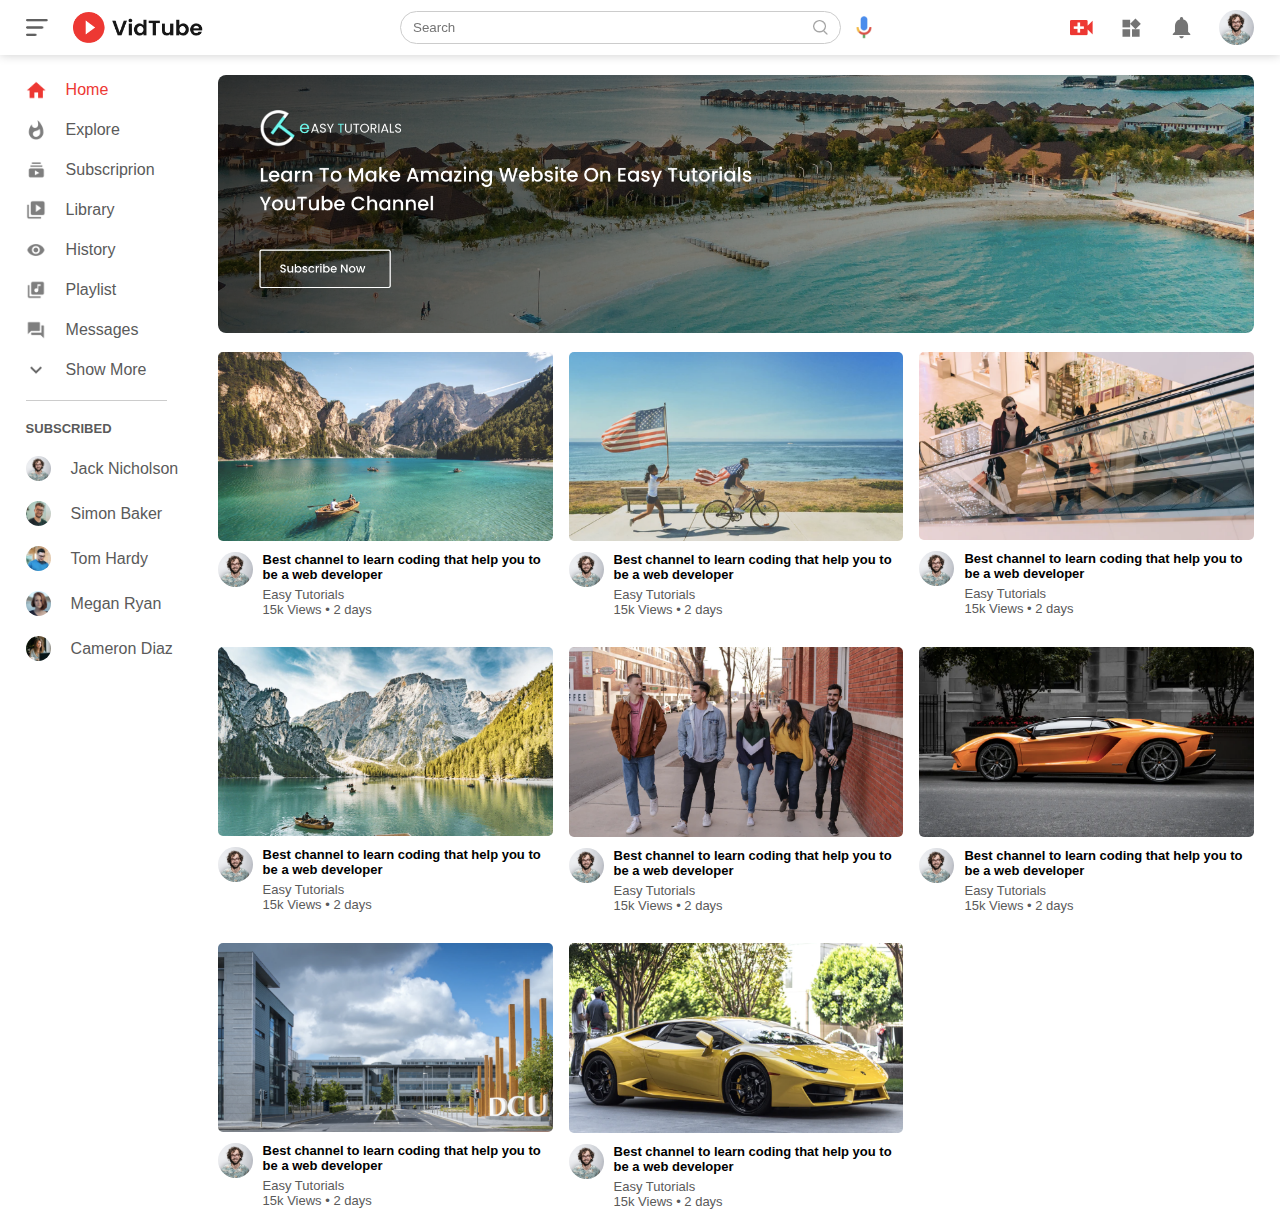
<file: VidTube/index.html>
<!DOCTYPE html>
<html lang="en">
<head>
    <meta charset="UTF-8">
    <meta name="viewport" content="width=device-width, initial-scale=1.0">
    <title>video watching websites</title>
    <link rel="stylesheet" href="style.css">
</head>
<body>

<!-- ----------------------------------navbar------------------------------------------ -->

    <nav class="flex-div">
        <div class="nav-left flex-div">
            <img src="images/menu.png" alt="menu" class="menu-icon">
            <img src="images/logo.png" alt="logo" class="logo">
        </div>

        <div class="nav-middle flex-div">
            <div class="search-box flex-div">
                <input type="text" placeholder="Search">
                <img src="images/search.png" alt="Search">
            </div>
            <img src="images/voice-search.png" alt="voice-search" class="mic-icon">
        </div>

        <div class="nav-right flex-div">
            <img src="images/upload.png" alt="upload">
            <img src="images/more.png" alt="more">
            <img src="images/notification.png" alt="notification">
            <img src="images/Jack.png" alt="Jack" class="user-icon">
        </div>
    </nav>

<!-- --------------------------------sidebar---------------------------------------------------- -->

    <div class="sidebar">
        <div class="shortcut-links">
            <a href=""><img src="images/home.png" alt="home"><p>Home</p></a>
            <a href=""><img src="images/explore.png" alt="explore"><p>Explore</p></a>
            <a href=""><img src="images/subscriprion.png" alt="subscriprion"><p>Subscriprion</p></a>
            <a href=""><img src="images/library.png" alt="library"><p>Library</p></a>
            <a href=""><img src="images/history.png" alt="history"><p>History</p></a>
            <a href=""><img src="images/playlist.png" alt="playlist"><p>Playlist</p></a>
            <a href=""><img src="images/messages.png" alt="messages"><p>Messages</p></a>
            <a href=""><img src="images/show-more.png" alt="show-more"><p>Show More</p></a>
            <hr>
        </div>

        <div class="subscribed-list">
            <h3>SUBSCRIBED</h3>
            <a href=""><img src="images/Jack.png" alt="Jack"><p>Jack Nicholson</p></a>
            <a href=""><img src="images/simon.png" alt="simon"><p>Simon Baker</p></a>
            <a href=""><img src="images/tom.png" alt="tom"><p>Tom Hardy</p></a>
            <a href=""><img src="images/megan.png" alt="megan"><p>Megan Ryan</p></a>
            <a href=""><img src="images/cameron.png" alt="cameron"><p>Cameron Diaz</p></a>
        </div>
    </div>

    <!----------------------------main-------------------------------->

    <div class="container">
        <div class="banner">
            <img src="images/banner.png" alt="banner">
        </div>

        <div class="list-container">
            <div class="vid-list">
                <a href="play-video.html"><img src="images/thumbnail1.png" alt="thumbnail1" class="thumbnail"></a>
                <div class="flex-div">
                    <img src="images/Jack.png" alt="Jack">
                    <div class="vid-info">
                        <a href="play-video.html">Best channel to learn coding that help you to be a web 
                            developer</a>

                        <p>Easy Tutorials</p>
                        <p>15k Views &bull; 2 days</p>    
                    </div>
                </div>
            </div>
            <div class="vid-list">
                <a href="play-video.html"><img src="images/thumbnail2.png" alt="thumbnail2" class="thumbnail"></a>
                <div class="flex-div">
                    <img src="images/Jack.png" alt="Jack">
                    <div class="vid-info">
                        <a href="play-video.html">Best channel to learn coding that help you to be a web 
                            developer</a>

                        <p>Easy Tutorials</p>
                        <p>15k Views &bull; 2 days</p>    
                    </div>
                </div>
            </div>
            <div class="vid-list">
                <a href="play-video.html"><img src="images/thumbnail3.png" alt="thumbnail3" class="thumbnail"></a>
                <div class="flex-div">
                    <img src="images/Jack.png" alt="Jack">
                    <div class="vid-info">
                        <a href="play-video.html">Best channel to learn coding that help you to be a web 
                            developer</a>

                        <p>Easy Tutorials</p>
                        <p>15k Views &bull; 2 days</p>    
                    </div>
                </div>
            </div>
            <div class="vid-list">
                <a href="play-video.html"><img src="images/thumbnail4.png" alt="thumbnail4" class="thumbnail"></a>
                <div class="flex-div">
                    <img src="images/Jack.png" alt="Jack">
                    <div class="vid-info">
                        <a href="play-video.html">Best channel to learn coding that help you to be a web 
                            developer</a>

                        <p>Easy Tutorials</p>
                        <p>15k Views &bull; 2 days</p>    
                    </div>
                </div>
            </div>
            <div class="vid-list">
                <a href="play-video.html"><img src="images/thumbnail5.png" alt="thumbnail5" class="thumbnail"></a>
                <div class="flex-div">
                    <img src="images/Jack.png" alt="Jack">
                    <div class="vid-info">
                        <a href="play-video.html">Best channel to learn coding that help you to be a web 
                            developer</a>

                        <p>Easy Tutorials</p>
                        <p>15k Views &bull; 2 days</p>    
                    </div>
                </div>
            </div>
            <div class="vid-list">
                <a href="play-video.html"><img src="images/thumbnail6.png" alt="thumbnail6" class="thumbnail"></a>
                <div class="flex-div">
                    <img src="images/Jack.png" alt="Jack">
                    <div class="vid-info">
                        <a href="play-video.html">Best channel to learn coding that help you to be a web 
                            developer</a>

                        <p>Easy Tutorials</p>
                        <p>15k Views &bull; 2 days</p>    
                    </div>
                </div>
            </div>
            <div class="vid-list">
                <a href="play-video.html"><img src="images/thumbnail7.png" alt="thumbnail7" class="thumbnail"></a>
                <div class="flex-div">
                    <img src="images/Jack.png" alt="Jack">
                    <div class="vid-info">
                        <a href="play-video.html">Best channel to learn coding that help you to be a web 
                            developer</a>

                        <p>Easy Tutorials</p>
                        <p>15k Views &bull; 2 days</p>    
                    </div>
                </div>
            </div>
            <div class="vid-list">
                <a href="play-video.html"><img src="images/thumbnail8.png" alt="thumbnail8" class="thumbnail"></a>
                <div class="flex-div">
                    <img src="images/Jack.png" alt="Jack">
                    <div class="vid-info">
                        <a href="play-video.html">Best channel to learn coding that help you to be a web 
                            developer</a>

                        <p>Easy Tutorials</p>
                        <p>15k Views &bull; 2 days</p>    
                    </div>
                </div>
            </div>
        </div>
    </div>









    <script src="script.js"></script>

</body>
</html>
</file>
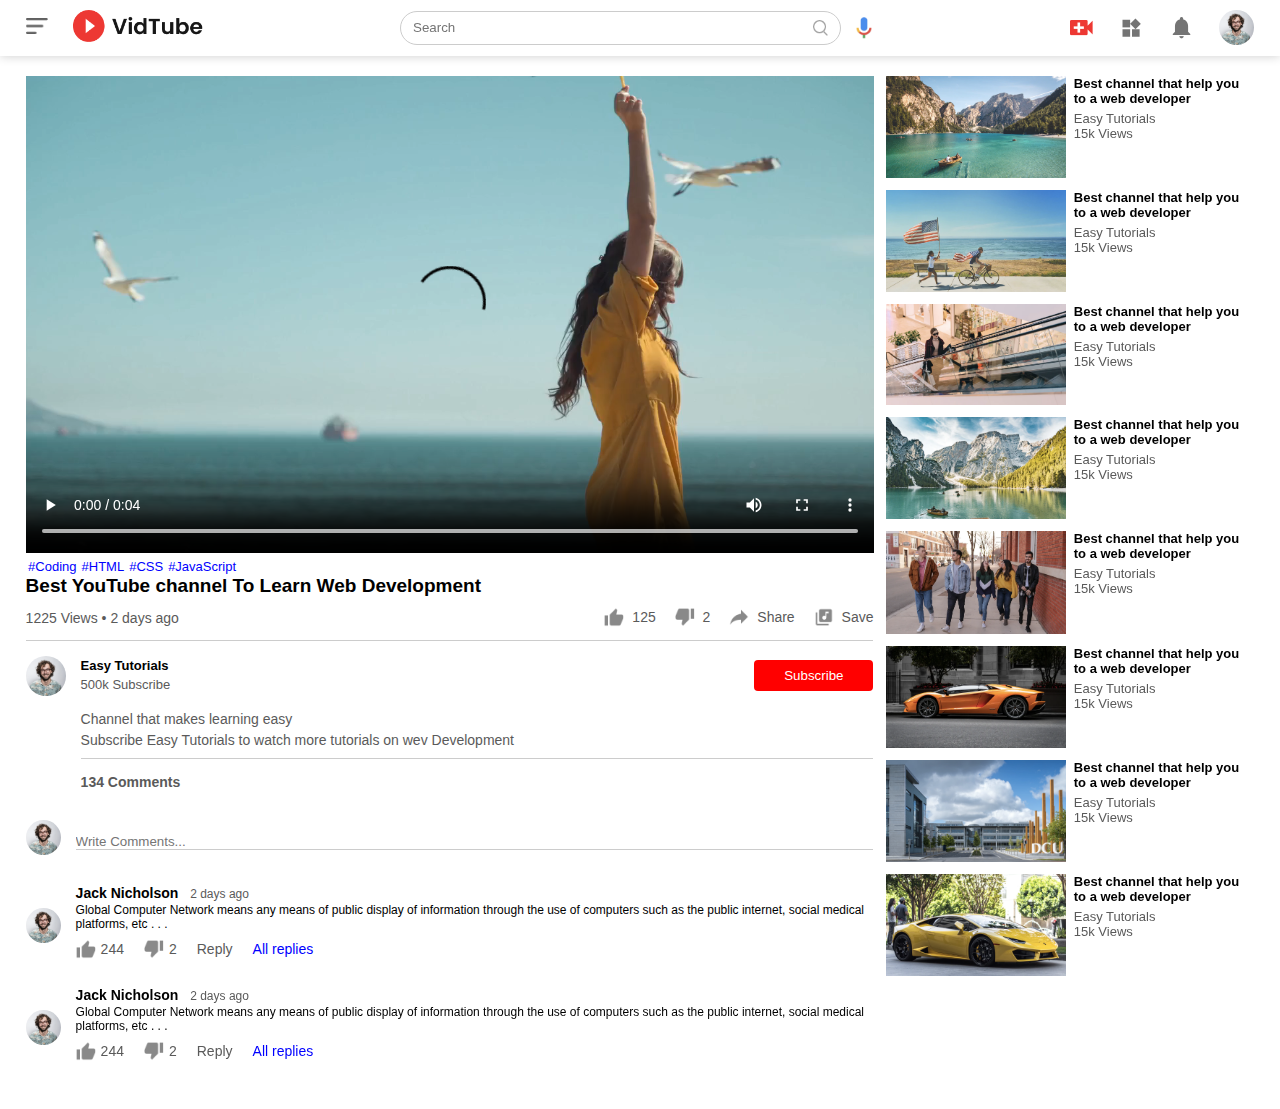
<file: VidTube/play-video.html>
<!DOCTYPE html>
<html lang="en">
<head>
    <meta charset="UTF-8">
    <meta name="viewport" content="width=device-width, initial-scale=1.0">
    <title>Play Video</title>
    <link rel="stylesheet" href="style.css">
</head>
<body>

    <!-- ----------------------------------navbar------------------------------------------ -->

    <nav class="flex-div">
        <div class="nav-left flex-div">
            <a href="index.html"><img src="images/menu.png" alt="menu" class="menu-icon"></a>
            <a href="index.html"><img src="images/logo.png" alt="logo" class="logo"></a>
        </div>

        <div class="nav-middle flex-div">
            <div class="search-box flex-div">
                <input type="text" placeholder="Search">
                <img src="images/search.png" alt="Search">
            </div>
            <img src="images/voice-search.png" alt="voice-search" class="mic-icon">
        </div>

        <div class="nav-right flex-div">
            <img src="images/upload.png" alt="upload">
            <img src="images/more.png" alt="more">
            <img src="images/notification.png" alt="notification">
            <img src="images/Jack.png" alt="Jack" class="user-icon">
        </div>
    </nav>

<!-----------------------play video page---------------------------------------------------------------->
    
    <div class="container play-container">
        <div class="row">
            <div class="play-video">
                <video controls autoplay>
                    <source src="images/video.mp4" type="video/mp4">
                </video>

                <div class="tags">
                    <a href="">#Coding</a><a href="">#HTML</a><a href="">#CSS</a><a href="">#JavaScript</a>
                </div>

                <h3>Best YouTube channel To Learn Web Development</h3>
                <div class="play-video-info">
                    <p>1225 Views &bull; 2 days ago</p>
                    <div>
                        <a href=""><img src="images/like.png" alt="like">125</a>
                        <a href=""><img src="images/dislike.png" alt="dislike">2</a>
                        <a href=""><img src="images/share.png" alt="share">Share</a>
                        <a href=""><img src="images/save.png" alt="save">Save</a>
                    </div>
                </div>
                <hr>
                <div class="plublisher">
                    <img src="images/Jack.png" alt="Jack">
                    <div>
                        <p>Easy Tutorials</p>
                        <span>500k Subscribe</span>
                    </div>
                    <button type="button">Subscribe</button>
                </div>
                <div class="vid-description">
                    <p>Channel that makes learning easy</p>
                    <p>Subscribe Easy Tutorials to watch more tutorials on wev Development</p>
                    <hr>
                    <h4>134 Comments</h4>
                </div>

                <div class="add-comment">
                    <img src="images/Jack.png" alt="Jack">
                    <input type="text" placeholder="Write Comments...">
                </div>

                <div class="old-comment">
                    <img src="images/Jack.png" alt="Jack">
                    <div>
                        <h3>Jack Nicholson <span>2 days ago</span></h3>
                        <p>
                            Global Computer Network means any means of public 
                            display of information through the use of computers such 
                            as the public internet, social medical platforms, etc . . .
                        </p>
                        <div class="acomment-action">
                            <img src="images/like.png" alt="like">
                            <span>244</span>
                            <img src="images/dislike.png" alt="dislike">
                            <span>2</span>
                            <span>Reply</span>
                            <a href="">All replies</a>
                        </div>
                    </div>
                </div>

                <div class="old-comment">
                    <img src="images/Jack.png" alt="Jack">
                    <div>
                        <h3>Jack Nicholson <span>2 days ago</span></h3>
                        <p>
                            Global Computer Network means any means of public 
                            display of information through the use of computers such 
                            as the public internet, social medical platforms, etc . . .
                        </p>
                        <div class="acomment-action">
                            <img src="images/like.png" alt="like">
                            <span>244</span>
                            <img src="images/dislike.png" alt="dislike">
                            <span>2</span>
                            <span>Reply</span>
                            <a href="">All replies</a>
                        </div>
                    </div>
                </div>

                




            </div>
            <div class="right-sidebar">
                <div class="side-video-list">
                    <a href="" class="small-thumbnail"><img src="images/thumbnail1.png" alt="thumbnail1"></a>
                    <div class="vid-info">
                        <a href="">Best channel that help you to a web developer</a>
                        <p>Easy Tutorials</p>
                        <p>15k Views</p>
                    </div>
                </div>

                <div class="side-video-list">
                    <a href="" class="small-thumbnail"><img src="images/thumbnail2.png" alt="thumbnail1"></a>
                    <div class="vid-info">
                        <a href="">Best channel that help you to a web developer</a>
                        <p>Easy Tutorials</p>
                        <p>15k Views</p>
                    </div>
                </div>

                <div class="side-video-list">
                    <a href="" class="small-thumbnail"><img src="images/thumbnail3.png" alt="thumbnail1"></a>
                    <div class="vid-info">
                        <a href="">Best channel that help you to a web developer</a>
                        <p>Easy Tutorials</p>
                        <p>15k Views</p>
                    </div>
                </div>

                <div class="side-video-list">
                    <a href="" class="small-thumbnail"><img src="images/thumbnail4.png" alt="thumbnail1"></a>
                    <div class="vid-info">
                        <a href="">Best channel that help you to a web developer</a>
                        <p>Easy Tutorials</p>
                        <p>15k Views</p>
                    </div>
                </div>

                <div class="side-video-list">
                    <a href="" class="small-thumbnail"><img src="images/thumbnail5.png" alt="thumbnail1"></a>
                    <div class="vid-info">
                        <a href="">Best channel that help you to a web developer</a>
                        <p>Easy Tutorials</p>
                        <p>15k Views</p>
                    </div>
                </div>

                <div class="side-video-list">
                    <a href="" class="small-thumbnail"><img src="images/thumbnail6.png" alt="thumbnail1"></a>
                    <div class="vid-info">
                        <a href="">Best channel that help you to a web developer</a>
                        <p>Easy Tutorials</p>
                        <p>15k Views</p>
                    </div>
                </div>

                <div class="side-video-list">
                    <a href="" class="small-thumbnail"><img src="images/thumbnail7.png" alt="thumbnail1"></a>
                    <div class="vid-info">
                        <a href="">Best channel that help you to a web developer</a>
                        <p>Easy Tutorials</p>
                        <p>15k Views</p>
                    </div>
                </div>

                <div class="side-video-list">
                    <a href="" class="small-thumbnail"><img src="images/thumbnail8.png" alt="thumbnail1"></a>
                    <div class="vid-info">
                        <a href="">Best channel that help you to a web developer</a>
                        <p>Easy Tutorials</p>
                        <p>15k Views</p>
                    </div>
                </div>
            </div>
        </div>
    </div>



</body>
</html>
</file>
<file: VidTube/style.css>
*{
    margin: 0;
    padding: 0;
    font-family: 'poppins', sans-serif;
    box-sizing: border-box;
}

a {
    text-decoration: none;
    color: #5a5a5a;
}

img {
    cursor: pointer;
}

.flex-div {
    display: flex;
    align-items: center;
}

nav {
    padding: 10px 2%;
    justify-content: space-between;
    box-shadow: 0 0 10px rgba(0, 0, 0, 0.2);
    background: #fff;
    position: sticky;
    top: 0;
    z-index: 10;
}

.nav-right img {
    width: 25px;
    margin-right: 25px;
}

.nav-right .user-icon {
    width: 35px;
    border-radius: 50%;
    margin-right: 0;
}

.nav-left .menu-icon {
    width: 22px;
    margin-right: 25px;
}

.nav-left .logo {
    width: 130px;
}

.nav-middle .mic-icon {
    width: 16px;
}

.nav-middle .search-box {
    border: 1px solid #ccc;
    margin-right: 15px;
    padding: 8px 12px;
    border-radius: 25px;
}

.nav-middle .search-box input {
    width: 400px;
    border: 0;
    outline: 0;
    background: transparent;
}

.nav-middle .search-box img {
    width: 15px;
}

/* --------------------------------------sidebar---------------------------------- */

.sidebar {
    background: #fff;
    width: 15%;
    height: 100vh;
    position: fixed;
    top: 0;
    padding-left: 2%;
    padding-top: 80px;
}

.shortcut-links a img {
    width: 20px;
    margin-right: 20px;
}

.shortcut-links a {
    display: flex;
    align-items: center;
    margin-bottom: 20px;
    width: fit-content;
    flex-wrap: wrap;
}

.shortcut-links a:first-child {
    color: #ed3833;
}

.sidebar hr {
    border: 0;
    height: 1px;
    background: #ccc;
    width: 85%;
}

.subscribed-list h3 {
    font-size: 13px;
    margin: 20px 0;
    color: #5a5a5a;
}

.subscribed-list a {
    display: flex;
    align-items: center;
    margin-bottom: 20px;
    width: fit-content;
    flex-wrap: wrap;
}

.subscribed-list a img {
    width: 25px;
    border-radius: 50%;
    margin-right: 20px;
}

.small-sidebar {
    width: 5%;
}

.small-sidebar a p {
    display: none;
}

.small-sidebar h3 {
    display: none;
}

.small-sidebar hr {
    width: 50%;
    margin-bottom: 25px;
}


/* ----------------------main------------------------------------ */

.container {
    background: #fff;
    padding-left: 17%;
    padding-right: 2%;
    padding-top: 20px;
    padding-bottom: 20px;
}

.large-container {
    padding-left: 7%;
}

.banner {
    width: 100%;
}

.banner img {
    width: 100%;
    border-radius: 8px;
}

.list-container {
    display: grid;
    grid-template-columns: repeat(auto-fit, minmax(250px, 1fr));
    grid-column-gap: 16px;
    grid-row-gap: 30px;
    margin-top: 15px;
}

.vid-list .thumbnail {
    width: 100%;
    border-radius: 5px;
}

.vid-list .flex-div {
    align-items: flex-start;
    margin-top: 7px;
}

.vid-list .flex-div img {
    width: 35px;
    margin-right: 10px;
    border-radius: 50%;
}

.vid-info {
    color: #5a5a5a;
    font-size: 13px;
}

.vid-info a {
    color: #000;
    font-weight: 600;
    display: block;
    margin-bottom: 5px;
}

/* ---------------------------------@media----------------------------------------------- */

@media (max-width: 900px) {
    .menu-icon {
        display: none;
    }

    .sidebar {
        display: none;
    }

    .container, .large-container {
        padding-left: 5%;
        padding-right: 5%;
    }

    .nav-right img {
        display: none;
    }

    .nav-right .user-icon {
        display: block;
        width: 30px;
    }

    .nav-middle .search-box input {
        width: 100px;
    }

    .nav-middle .mic-icon {
        display: none;
    }

    .logo {
        width: 90px;
    }
}

/* --------------------------------play video page---------------------------------------------- */

.play-container {
    padding-left: 2%;
}

.row {
    display: flex;
    justify-content: space-between;
    flex-wrap: wrap;
}

.play-video {
    flex-basis: 69%;
}

.right-sidebar {
    flex-basis: 30%;
}

.play-video video {
    width: 100%;
}

.side-video-list {
    display: flex;
    justify-content: space-between;
    margin-bottom: 8px;
}

.side-video-list img {
    width: 100%;
}

.side-video-list .small-thumbnail {
    flex-basis: 49%;
}

.side-video-list .vid-info {
    flex-basis: 49%;
}

.play-video .tags a {
    color: #0000ff;
    font-size: 13px;
    padding: 2.5px;
}

.play-video h3 {
    font-weight: 600;
    font-size: 19px;
}

.play-video .play-video-info {
    display: flex;
    align-items: center;
    justify-content: space-between;
    flex-wrap: wrap;
    margin-top: 10px;
    font-size: 14px;
    color: #5a5a5a;
}

.play-video .play-video-info a img {
    width: 20px;
    margin-right: 8px;
}

.play-video .play-video-info a {
    display: inline-flex;
    align-items: center;
    margin-left: 15px;
}

.play-video hr {
    border: 0;
    height: 1px;
    background: #ccc;
    margin: 10px 0;
}

.plublisher {
    display: flex;
    align-items: center;
    margin-top: 15px;
}

.plublisher div {
    flex: 1;
    line-height: 18px;
}

.plublisher img {
    width: 40px;
    border-radius: 50%;
    margin-right: 15px;
}

.plublisher div p {
    color: #000;
    font-weight: 600;
    font-size: 13px;
}

.plublisher div span {
    font-size: 13px;
    color: #5a5a5a;
}

.plublisher button {
    background: red;
    color: #fff;
    padding: 8px 30px;
    border: 0;
    outline: 0;
    border-radius: 4px;
    cursor: pointer;
}

.vid-description {
    padding-left: 55px;
    margin: 15px 0;
}

.vid-description p {
    font-size: 14px;
    margin-bottom: 5px;
    color: #5a5a5a;
}

.vid-description h4 {
    font-size: 14px;
    color: #5a5a5a;
    margin-top: 15px;
}

.add-comment {
    display: flex;
    align-items: center;
    margin: 30px 0;
}

.add-comment img {
    width: 35px;
    border-radius: 50%;
    margin-right: 15px;
}

.add-comment input {
    border: 0;
    outline: 0;
    border-bottom: 1px solid #ccc;
    width: 100%;
    padding-top: 10px;
    background: transparent;
}

.old-comment {
    display: flex;
    align-items: center;
    margin: 20px 0;
}

.old-comment img {
    width: 35px;
    border-radius: 50%;
    margin-right: 15px;
}

.old-comment h3 {
    font-size: 14px;
    margin-bottom: 2px;
}

.old-comment h3 span {
    font-size: 12px;
    color: #5a5a5a;
    font-weight: 500;
    margin-left: 8px;
}

.old-comment p {
    font-size: 12px;
}

.old-comment .acomment-action {
    display: flex;
    align-items: center;
    margin: 8px 0;
    font-size: 14px;
}

.old-comment .acomment-action img {
    border-radius: 0;
    width: 20px;
    margin-right: 5px;
}

.old-comment .acomment-action span {
    margin-right: 20px;
    color: #5a5a5a;
}

.old-comment .acomment-action a {
    color: #0000ff;
}

/* --------------------play video----------------------------------------------------------------- */

@media (max-width: 900px) {
    .play-video {
        flex-basis: 100%;
    }

    .right-sidebar {
        flex-basis: 100%;
    }

    .play-container {
        padding-left: 5%;
    }

    .vid-description {
        padding-left: 0;
    }

    .play-video .play-video-info a {
        margin-left: 0;
        margin-right: 15px;
        margin-top: 15px;
    }
}
</file>
